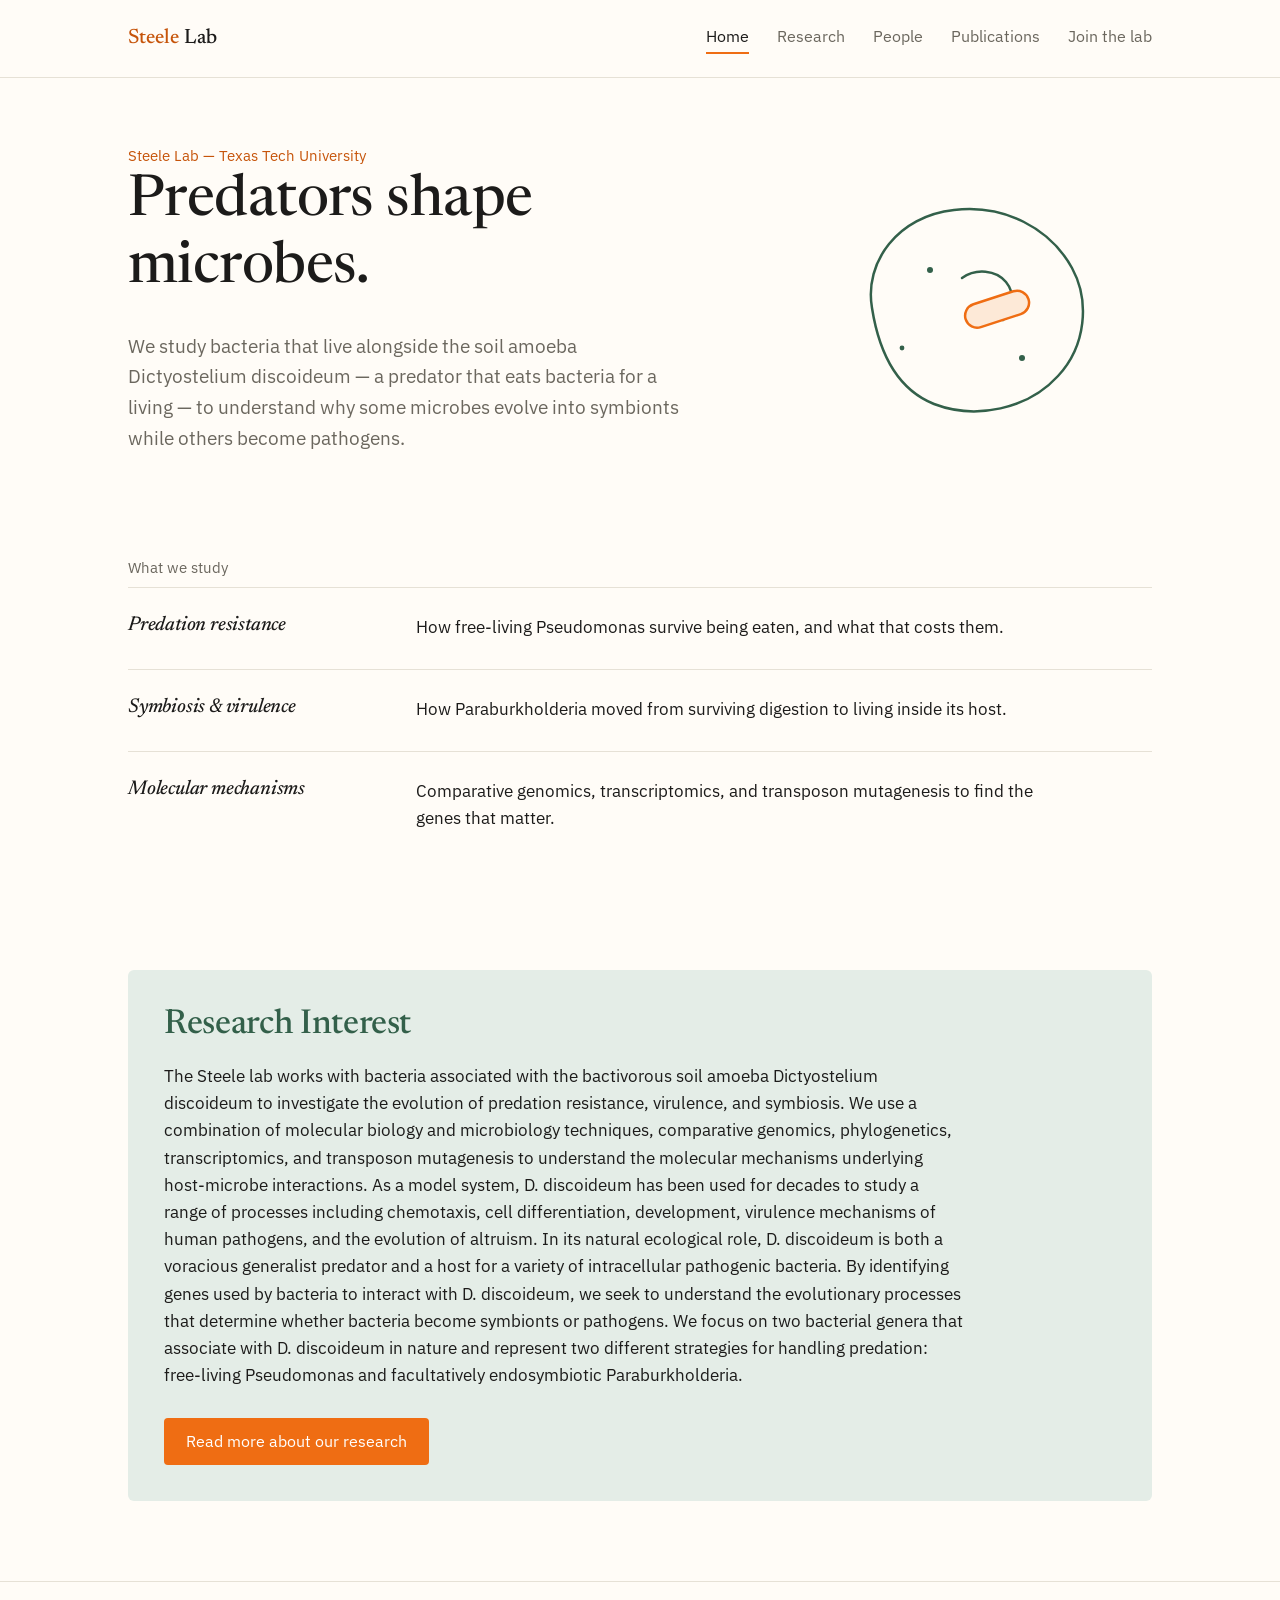
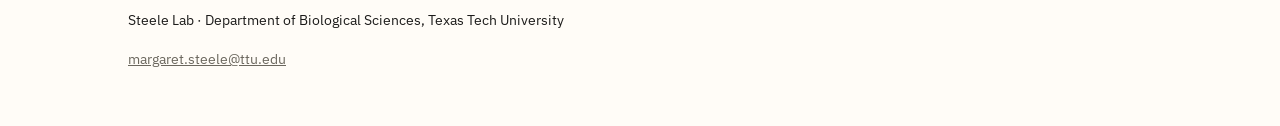
<file: index.html>
<!doctype html>
<html lang="en">
<head>
<meta charset="utf-8">
<meta name="viewport" content="width=device-width, initial-scale=1">
<title>Steele Lab — Texas Tech University</title>
<meta name="description" content="The Steele Lab studies how bacteria evolve under predation pressure from the soil amoeba Dictyostelium discoideum, and what that reveals about symbiosis and virulence.">
<link rel="preconnect" href="https://fonts.googleapis.com">
<link rel="preconnect" href="https://fonts.gstatic.com" crossorigin>
<link href="https://fonts.googleapis.com/css2?family=Newsreader:ital,wght@0,400;0,500;1,500&family=IBM+Plex+Sans:wght@400;500;600&display=swap" rel="stylesheet">
<link rel="stylesheet" href="/css/style.css">
</head>
<body>

<header class="site-header">
  <div class="wrap">
    <a class="wordmark" href="/"><em>Steele</em> Lab</a>
    <nav class="primary">
      <a href="/" class="is-active">Home</a>
      <a href="/research.html">Research</a>
      <a href="/people.html">People</a>
      <a href="/publications.html">Publications</a>
      <a href="/join.html">Join the lab</a>
    </nav>
  </div>
</header>

<section class="hero">
  <div class="wrap">
    <div>
      <span class="hero-kicker" id="hero-kicker"></span>
      <h1 id="hero-headline"></h1>
      <p class="lede" id="hero-text"></p>
    </div>
    <svg class="hero-art" viewBox="0 0 340 300" fill="none" xmlns="http://www.w3.org/2000/svg" role="img" aria-label="Line illustration of an amoeba engulfing a bacterium">
      <path d="M60 150c-8-46 26-92 82-98 50-6 96 18 118 58 18 33 14 78-14 108-30 33-82 44-124 28-40-16-56-58-62-96z"
        stroke="#33604A" stroke-width="2.5" fill="none" stroke-linecap="round"/>
      <path d="M150 120c14-10 34-8 44 4 9 11 8 27-3 38"
        stroke="#33604A" stroke-width="2.5" fill="none" stroke-linecap="round"/>
      <rect x="150" y="150" width="66" height="24" rx="12" transform="rotate(-18 150 150)"
        stroke="#EF6D13" stroke-width="2.5" fill="#FDE9D7"/>
      <circle cx="118" cy="112" r="3" fill="#33604A"/>
      <circle cx="210" cy="200" r="3" fill="#33604A"/>
      <circle cx="90" cy="190" r="2.4" fill="#33604A"/>
    </svg>
  </div>
</section>

<section>
  <div class="wrap">
    <span class="eyebrow" id="highlights-eyebrow"></span>
    <div id="home-highlights" class="rows"></div>
  </div>
</section>

<section>
  <div class="wrap">
    <div class="callout">
      <h2 id="callout-headline"></h2>
      <p id="callout-text"></p>
      <a class="btn" id="callout-btn" href="#"></a>
    </div>
  </div>
</section>

<footer class="site-footer">
  <div class="wrap contact">
    <p><span data-lab-name></span> · <span data-department></span>, <span data-university></span></p>
    <p><a data-email href="#"></a></p>
  </div>
</footer>

<script src="https://identity.netlify.com/v1/netlify-identity-widget.js"></script>
<script>
  if (window.netlifyIdentity) {
    window.netlifyIdentity.on("init", (user) => {
      if (!user) {
        window.netlifyIdentity.on("login", () => {
          document.location.href = "/admin/";
        });
      }
    });
  }
</script>
<script src="/js/main.js"></script>
<script>
  renderSettings();
  renderHome();
</script>
</body>
</html>
</file>
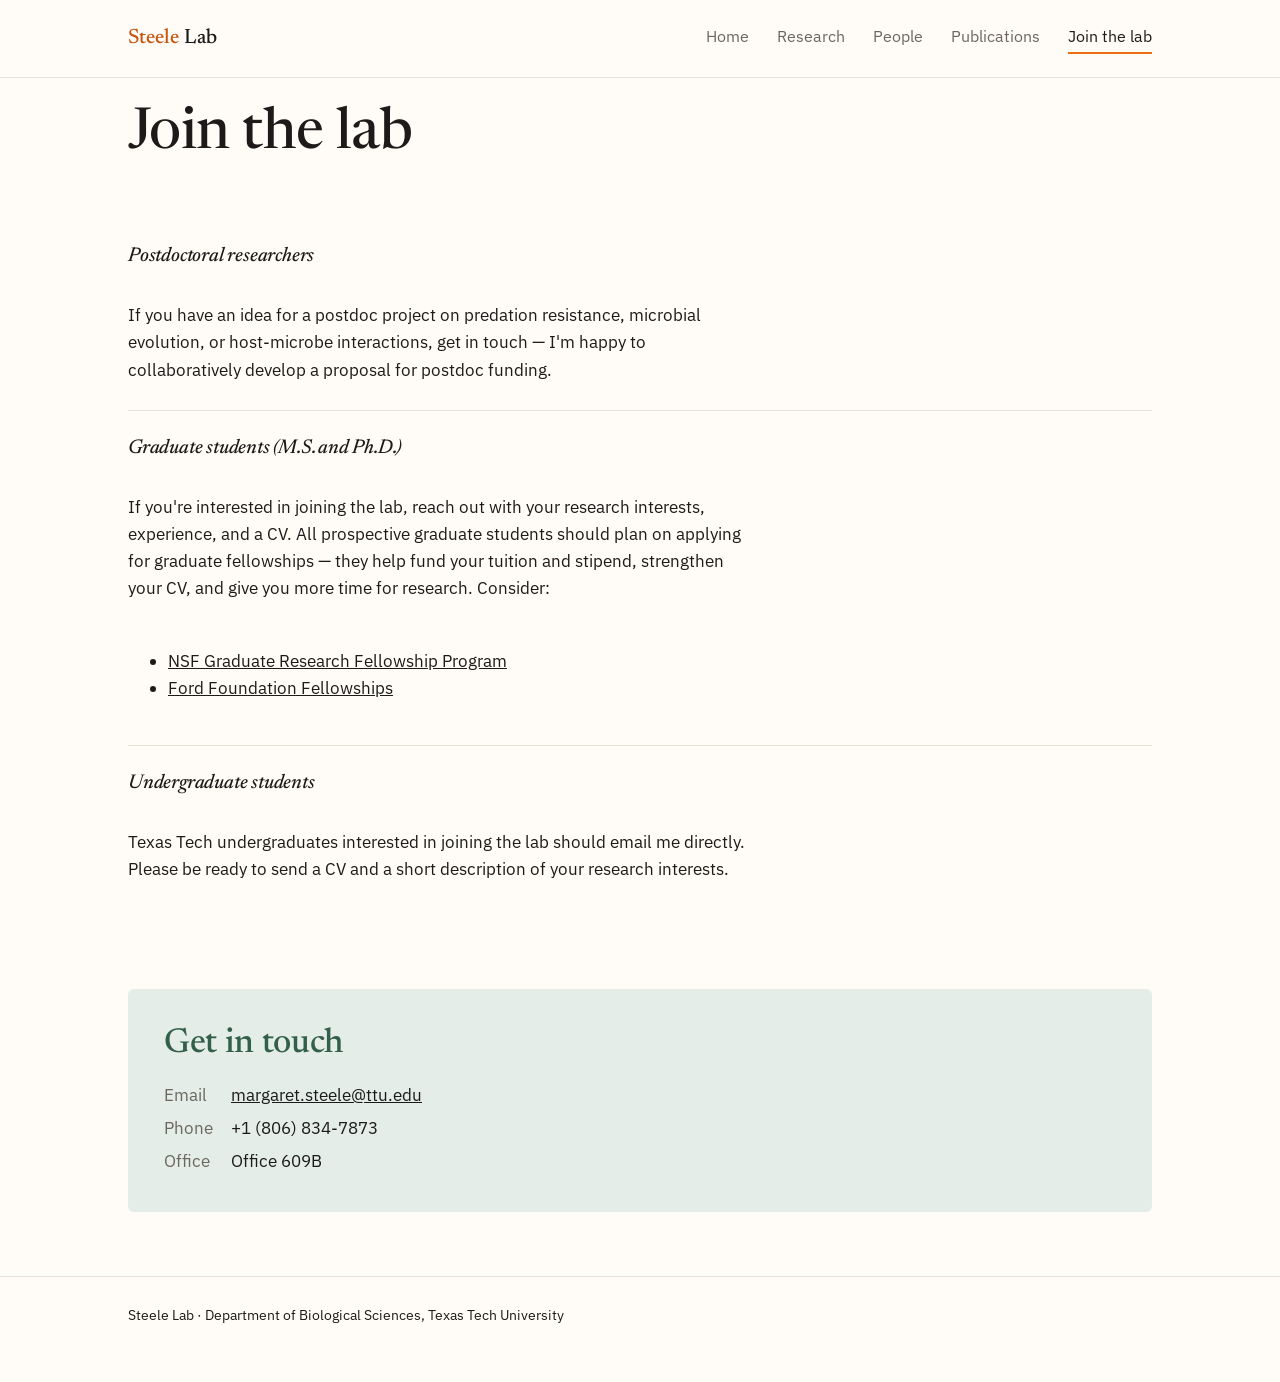
<file: join.html>
<!doctype html>
<html lang="en">
<head>
<meta charset="utf-8">
<meta name="viewport" content="width=device-width, initial-scale=1">
<title>Join the Lab — Steele Lab</title>
<link rel="preconnect" href="https://fonts.googleapis.com">
<link rel="preconnect" href="https://fonts.gstatic.com" crossorigin>
<link href="https://fonts.googleapis.com/css2?family=Newsreader:ital,wght@0,500;1,500&family=IBM+Plex+Sans:wght@400;500;600&display=swap" rel="stylesheet">
<link rel="stylesheet" href="/css/style.css">
</head>
<body>

<header class="site-header">
  <div class="wrap">
    <a class="wordmark" href="/"><em>Steele</em> Lab</a>
    <nav class="primary">
      <a href="/">Home</a>
      <a href="/research.html">Research</a>
      <a href="/people.html">People</a>
      <a href="/publications.html">Publications</a>
      <a href="/join.html" class="is-active">Join the lab</a>
    </nav>
  </div>
</header>

<section class="tight">
  <div class="wrap">
    <h1 id="page-title"></h1>
  </div>
</section>

<section class="tight">
  <div class="wrap">
    <div class="row" style="grid-template-columns:1fr; border-top:none; padding-top:0;">
      <h3 id="postdoc-title"></h3>
      <p id="postdoc-text"></p>
    </div>
    <div class="row" style="grid-template-columns:1fr;">
      <h3 id="grad-title"></h3>
      <p id="grad-text"></p>
      <ul id="grad-fellowships"></ul>
    </div>
    <div class="row" style="grid-template-columns:1fr;">
      <h3 id="undergrad-title"></h3>
      <p id="undergrad-text"></p>
    </div>
  </div>
</section>

<section class="tight">
  <div class="wrap">
    <div class="callout contact">
      <h2 id="contact-headline"></h2>
      <dl>
        <dt>Email</dt><dd><a data-email href="#"></a></dd>
        <dt>Phone</dt><dd data-phone></dd>
        <dt>Office</dt><dd data-office></dd>
      </dl>
    </div>
  </div>
</section>

<footer class="site-footer">
  <div class="wrap contact">
    <p><span data-lab-name></span> · <span data-department></span>, <span data-university></span></p>
  </div>
</footer>

<script src="/js/main.js"></script>
<script>
  renderSettings();
  renderJoin();
</script>
</body>
</html>
</file>
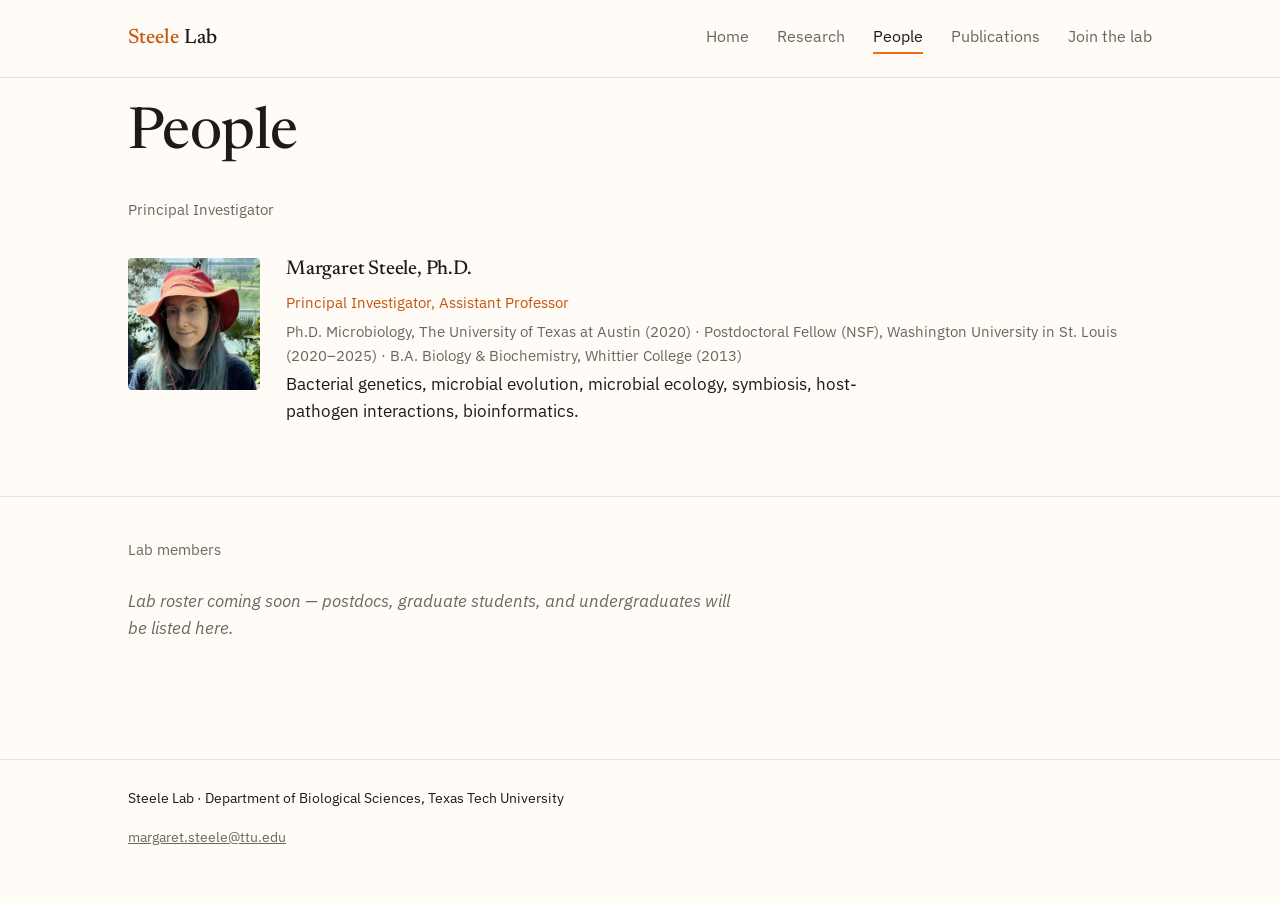
<file: people.html>
<!doctype html>
<html lang="en">
<head>
<meta charset="utf-8">
<meta name="viewport" content="width=device-width, initial-scale=1">
<title>People — Steele Lab</title>
<link rel="preconnect" href="https://fonts.googleapis.com">
<link rel="preconnect" href="https://fonts.gstatic.com" crossorigin>
<link href="https://fonts.googleapis.com/css2?family=Newsreader:ital,wght@0,400;0,500;1,500&family=IBM+Plex+Sans:wght@400;500;600&display=swap" rel="stylesheet">
<link rel="stylesheet" href="/css/style.css">
</head>
<body>

<header class="site-header">
  <div class="wrap">
    <a class="wordmark" href="/"><em>Steele</em> Lab</a>
    <nav class="primary">
      <a href="/">Home</a>
      <a href="/research.html">Research</a>
      <a href="/people.html" class="is-active">People</a>
      <a href="/publications.html">Publications</a>
      <a href="/join.html">Join the lab</a>
    </nav>
  </div>
</header>

<section class="tight">
  <div class="wrap">
    <h1 id="page-title"></h1>
    <span class="eyebrow" id="pi-eyebrow"></span>
    <div id="pi-block"></div>
  </div>
</section>

<hr class="rule">

<section>
  <div class="wrap">
    <span class="eyebrow" id="members-eyebrow"></span>
    <div id="members-list"></div>
  </div>
</section>

<footer class="site-footer">
  <div class="wrap contact">
    <p><span data-lab-name></span> · <span data-department></span>, <span data-university></span></p>
    <p><a data-email href="#"></a></p>
  </div>
</footer>

<script src="/js/main.js"></script>
<script>
  renderSettings();
  renderPeople();
</script>
</body>
</html>
</file>
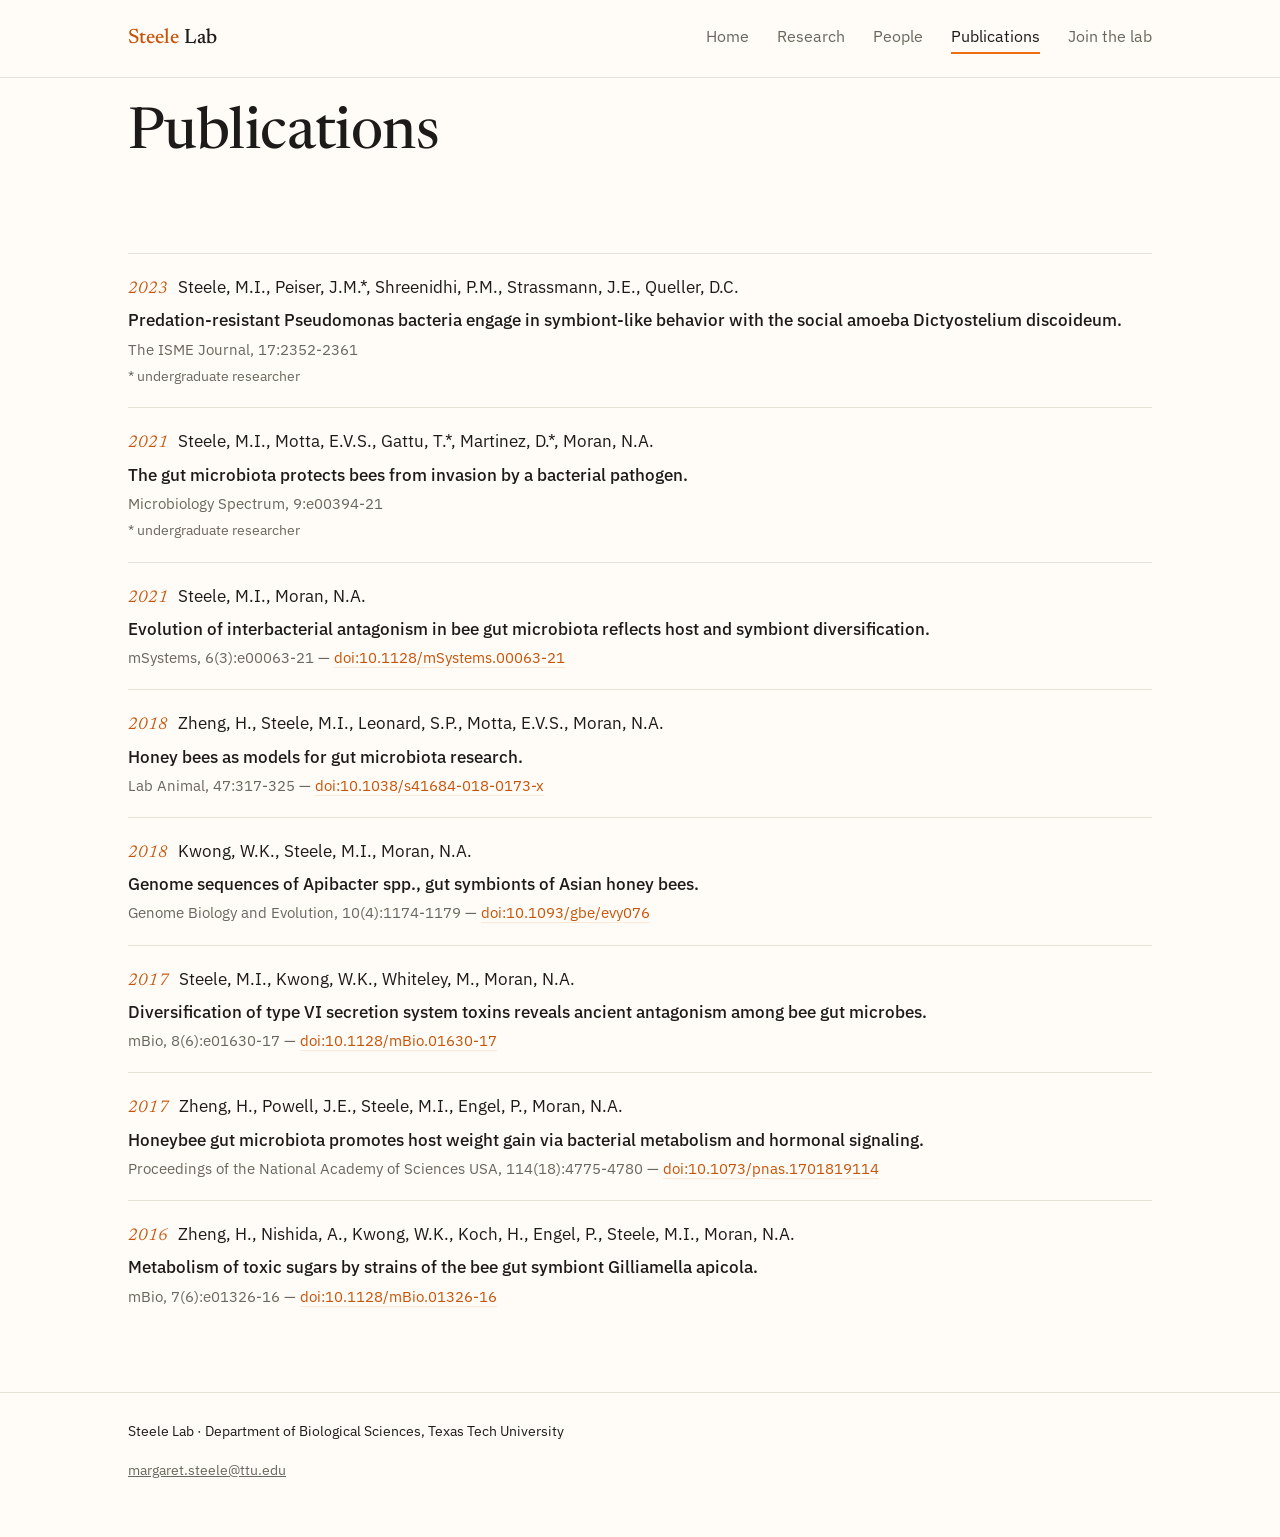
<file: publications.html>
<!doctype html>
<html lang="en">
<head>
<meta charset="utf-8">
<meta name="viewport" content="width=device-width, initial-scale=1">
<title>Publications — Steele Lab</title>
<link rel="preconnect" href="https://fonts.googleapis.com">
<link rel="preconnect" href="https://fonts.gstatic.com" crossorigin>
<link href="https://fonts.googleapis.com/css2?family=Newsreader:ital,wght@0,400;0,500;1,500&family=IBM+Plex+Sans:wght@400;500;600&display=swap" rel="stylesheet">
<link rel="stylesheet" href="/css/style.css">
</head>
<body>

<header class="site-header">
  <div class="wrap">
    <a class="wordmark" href="/"><em>Steele</em> Lab</a>
    <nav class="primary">
      <a href="/">Home</a>
      <a href="/research.html">Research</a>
      <a href="/people.html">People</a>
      <a href="/publications.html" class="is-active">Publications</a>
      <a href="/join.html">Join the lab</a>
    </nav>
  </div>
</header>

<section class="tight">
  <div class="wrap">
    <h1 id="page-title"></h1>
  </div>
</section>

<section class="tight">
  <div class="wrap">
    <div id="pub-list" class="pub-list"></div>
  </div>
</section>

<footer class="site-footer">
  <div class="wrap contact">
    <p><span data-lab-name></span> · <span data-department></span>, <span data-university></span></p>
    <p><a data-email href="#"></a></p>
  </div>
</footer>

<script src="/js/main.js"></script>
<script>
  renderSettings();
  renderPublications();
</script>
</body>
</html>
</file>
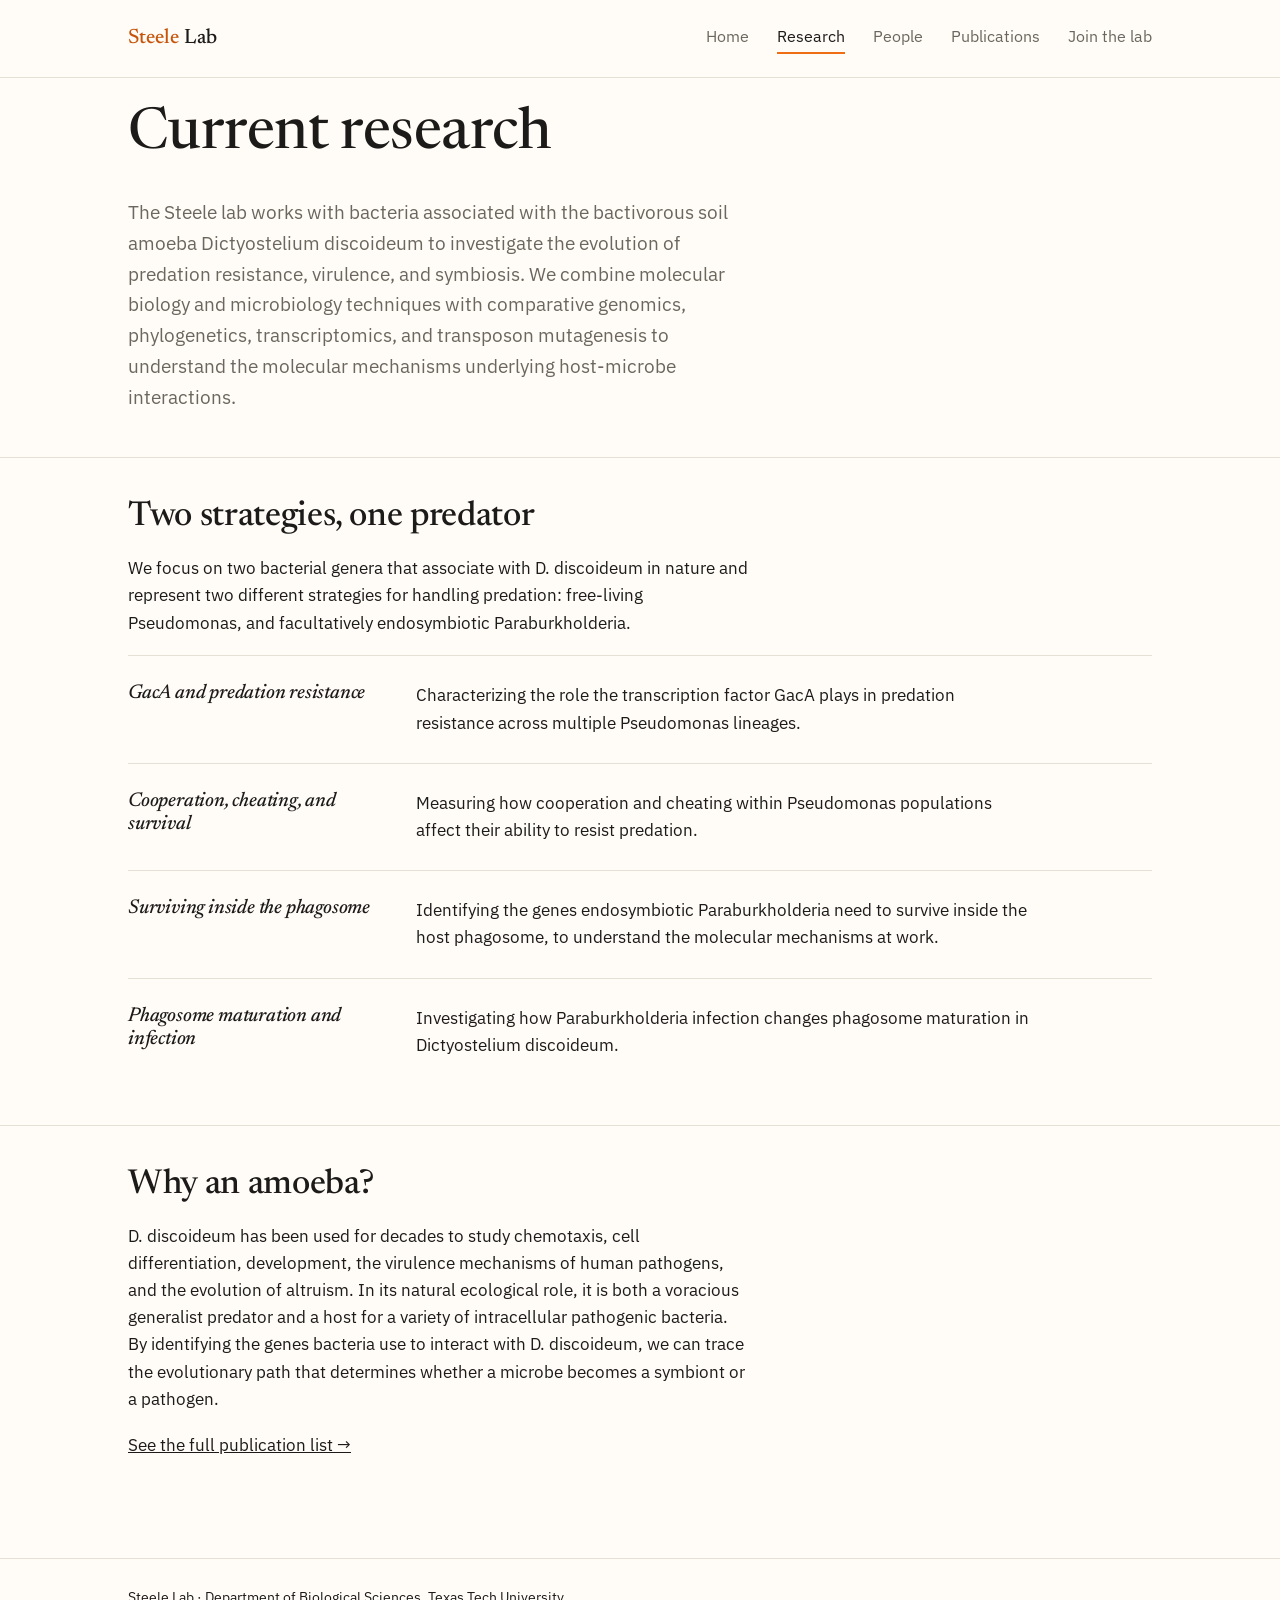
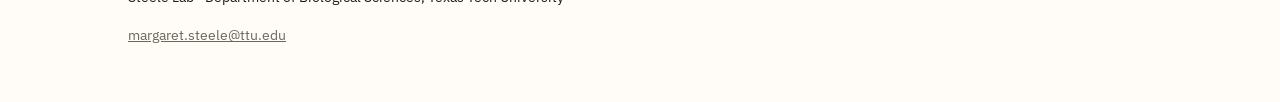
<file: research.html>
<!doctype html>
<html lang="en">
<head>
<meta charset="utf-8">
<meta name="viewport" content="width=device-width, initial-scale=1">
<title>Research — Steele Lab</title>
<link rel="preconnect" href="https://fonts.googleapis.com">
<link rel="preconnect" href="https://fonts.gstatic.com" crossorigin>
<link href="https://fonts.googleapis.com/css2?family=Newsreader:ital,wght@0,400;0,500;1,500&family=IBM+Plex+Sans:wght@400;500;600&display=swap" rel="stylesheet">
<link rel="stylesheet" href="/css/style.css">
</head>
<body>

<header class="site-header">
  <div class="wrap">
    <a class="wordmark" href="/"><em>Steele</em> Lab</a>
    <nav class="primary">
      <a href="/">Home</a>
      <a href="/research.html" class="is-active">Research</a>
      <a href="/people.html">People</a>
      <a href="/publications.html">Publications</a>
      <a href="/join.html">Join the lab</a>
    </nav>
  </div>
</header>

<section class="tight">
  <div class="wrap">
    <h1 id="page-title"></h1>
    <p class="lede" id="research-intro"></p>
  </div>
</section>

<hr class="rule">

<section>
  <div class="wrap">
    <h2 id="strategies-title"></h2>
    <p id="strategies-text"></p>
    <div id="research-projects" class="rows"></div>
  </div>
</section>

<hr class="rule">

<section>
  <div class="wrap">
    <h2 id="model-system-title"></h2>
    <p id="model-system-text"></p>
    <p><a href="/publications.html">See the full publication list →</a></p>
  </div>
</section>

<footer class="site-footer">
  <div class="wrap contact">
    <p><span data-lab-name></span> · <span data-department></span>, <span data-university></span></p>
    <p><a data-email href="#"></a></p>
  </div>
</footer>

<script src="/js/main.js"></script>
<script>
  renderSettings();
  renderResearch();
</script>
</body>
</html>
</file>
<file: css/style.css>
/* ============================================================
   Steele Lab — design tokens
   ============================================================ */

:root {
  --paper: #fffcf7;
  --paper-dim: #f7f2e9;
  --ink: #1c1b1a;
  --muted: #6b675e;
  --line: #e6e1d6;

  --orange: #ef6d13;
  --orange-deep: #c6540a;
  --orange-tint: #fde9d7;

  --moss: #33604a;
  --moss-tint: #e4ede7;

  --serif: "Newsreader", "Iowan Old Style", Georgia, serif;
  --sans: "IBM Plex Sans", -apple-system, BlinkMacSystemFont, "Segoe UI", sans-serif;

  --measure: 62ch;
}

@media (prefers-reduced-motion: reduce) {
  * { animation-duration: 0.01ms !important; transition-duration: 0.01ms !important; }
}

* { box-sizing: border-box; }

html { scroll-behavior: smooth; }

body {
  margin: 0;
  background: var(--paper);
  color: var(--ink);
  font-family: var(--sans);
  font-size: 17px;
  line-height: 1.6;
  -webkit-font-smoothing: antialiased;
}

a { color: inherit; }

img { max-width: 100%; display: block; }

::selection { background: var(--orange-tint); color: var(--orange-deep); }

:focus-visible {
  outline: 2px solid var(--orange-deep);
  outline-offset: 3px;
}

h1, h2, h3 {
  font-family: var(--serif);
  font-weight: 500;
  line-height: 1.15;
  margin: 0 0 0.5em;
  letter-spacing: -0.01em;
}

h1 { font-size: clamp(2.3rem, 4.5vw, 3.6rem); font-weight: 460; }
h2 { font-size: clamp(1.6rem, 3vw, 2.15rem); }
h3 { font-size: 1.25rem; font-style: italic; font-weight: 500; }

p { margin: 0 0 1.1em; max-width: var(--measure); color: var(--ink); }
p.lede { font-size: 1.2rem; color: var(--muted); max-width: 58ch; }

.wrap {
  max-width: 1080px;
  margin: 0 auto;
  padding: 0 28px;
}

/* ---------- header ---------- */

.site-header { border-bottom: 1px solid var(--line); }

.site-header .wrap {
  display: flex;
  align-items: center;
  justify-content: space-between;
  padding-top: 22px;
  padding-bottom: 22px;
  gap: 24px;
  flex-wrap: wrap;
}

.wordmark {
  font-family: var(--serif);
  font-size: 1.3rem;
  font-weight: 500;
  text-decoration: none;
  color: var(--ink);
  white-space: nowrap;
}

.wordmark em { color: var(--orange-deep); font-style: normal; }

nav.primary { display: flex; gap: 28px; flex-wrap: wrap; }

nav.primary a {
  text-decoration: none;
  color: var(--muted);
  font-size: 0.97rem;
  padding-bottom: 3px;
  border-bottom: 2px solid transparent;
}

nav.primary a:hover { color: var(--ink); }

nav.primary a.is-active {
  color: var(--ink);
  border-bottom-color: var(--orange);
}

/* ---------- hero ---------- */

.hero { padding: 64px 0 40px; }

.hero .wrap {
  display: grid;
  grid-template-columns: 1.15fr 0.85fr;
  gap: 48px;
  align-items: center;
}

.hero-kicker { font-size: 0.95rem; color: var(--orange-deep); margin-bottom: 14px; }

.hero-art { max-width: 340px; justify-self: end; }

@media (max-width: 800px) {
  .hero .wrap { grid-template-columns: 1fr; }
  .hero-art { justify-self: start; max-width: 240px; }
}

/* ---------- sections ---------- */

section { padding: 40px 0; }
section.tight { padding: 24px 0; }

.rule { border: none; border-top: 1px solid var(--line); margin: 0; }

.eyebrow {
  display: block;
  font-size: 0.95rem;
  color: var(--muted);
  margin-bottom: 8px;
}

/* ---------- highlight / project rows ---------- */

.rows { margin-top: 8px; }

.row {
  display: grid;
  grid-template-columns: 260px 1fr;
  gap: 28px;
  padding: 26px 0;
  border-top: 1px solid var(--line);
}

.row h3 { margin-bottom: 6px; }
.row p { margin: 0; }

@media (max-width: 700px) {
  .row { grid-template-columns: 1fr; gap: 6px; }
}

/* ---------- people ---------- */

.person {
  display: grid;
  grid-template-columns: 132px 1fr;
  gap: 26px;
  padding: 28px 0;
  border-top: 1px solid var(--line);
}

.person img.photo {
  width: 132px; height: 132px;
  object-fit: cover;
  border-radius: 4px;
  background: var(--paper-dim);
}

.person .role { color: var(--orange-deep); font-size: 0.92rem; margin-bottom: 6px; }
.person .meta { font-size: 0.92rem; color: var(--muted); margin-bottom: 4px; }

@media (max-width: 620px) {
  .person { grid-template-columns: 84px 1fr; }
  .person img.photo { width: 84px; height: 84px; }
}

.empty-note { color: var(--muted); font-style: italic; padding: 18px 0; }

/* ---------- publications ---------- */

.pub-list { margin-top: 8px; }

.pub { padding: 20px 0; border-top: 1px solid var(--line); }

.pub .year {
  display: inline-block;
  font-family: var(--serif);
  font-style: italic;
  color: var(--orange-deep);
  margin-right: 10px;
}

.pub .authors { color: var(--ink); }
.pub .title { display: block; margin: 4px 0 2px; font-weight: 500; }
.pub .cite { color: var(--muted); font-size: 0.95rem; }
.pub .note { color: var(--muted); font-size: 0.88rem; margin-top: 4px; }
.pub a.doi { color: var(--orange-deep); text-decoration: none; border-bottom: 1px solid var(--orange-tint); }
.pub a.doi:hover { border-bottom-color: var(--orange-deep); }

/* ---------- callout box (used on Home and Join pages) ---------- */
/* Everything inside .callout gets a wider text measure than the site
   default, so long paragraphs fill the box instead of leaving a gap
   on the right. If you ever want it even wider or narrower, this is
   the one number to change: */

.callout { background: var(--moss-tint); border-radius: 6px; padding: 36px; margin-top: 32px; }
.callout h2 { color: var(--moss); }
.callout p { max-width: 80ch; }

.btn {
  display: inline-block;
  margin-top: 10px;
  padding: 11px 22px;
  background: var(--orange);
  color: #fff;
  text-decoration: none;
  border-radius: 4px;
  font-size: 0.98rem;
}

.btn:hover { background: var(--orange-deep); }

/* ---------- contact block ---------- */

.contact dl { display: grid; grid-template-columns: max-content 1fr; gap: 6px 18px; margin: 0; }
.contact dt { color: var(--muted); }
.contact dd { margin: 0; }

/* ---------- footer ---------- */

footer.site-footer {
  border-top: 1px solid var(--line);
  margin-top: 40px;
  padding: 26px 0 40px;
  color: var(--muted);
  font-size: 0.9rem;
}

footer.site-footer a { color: var(--muted); }
</file>
